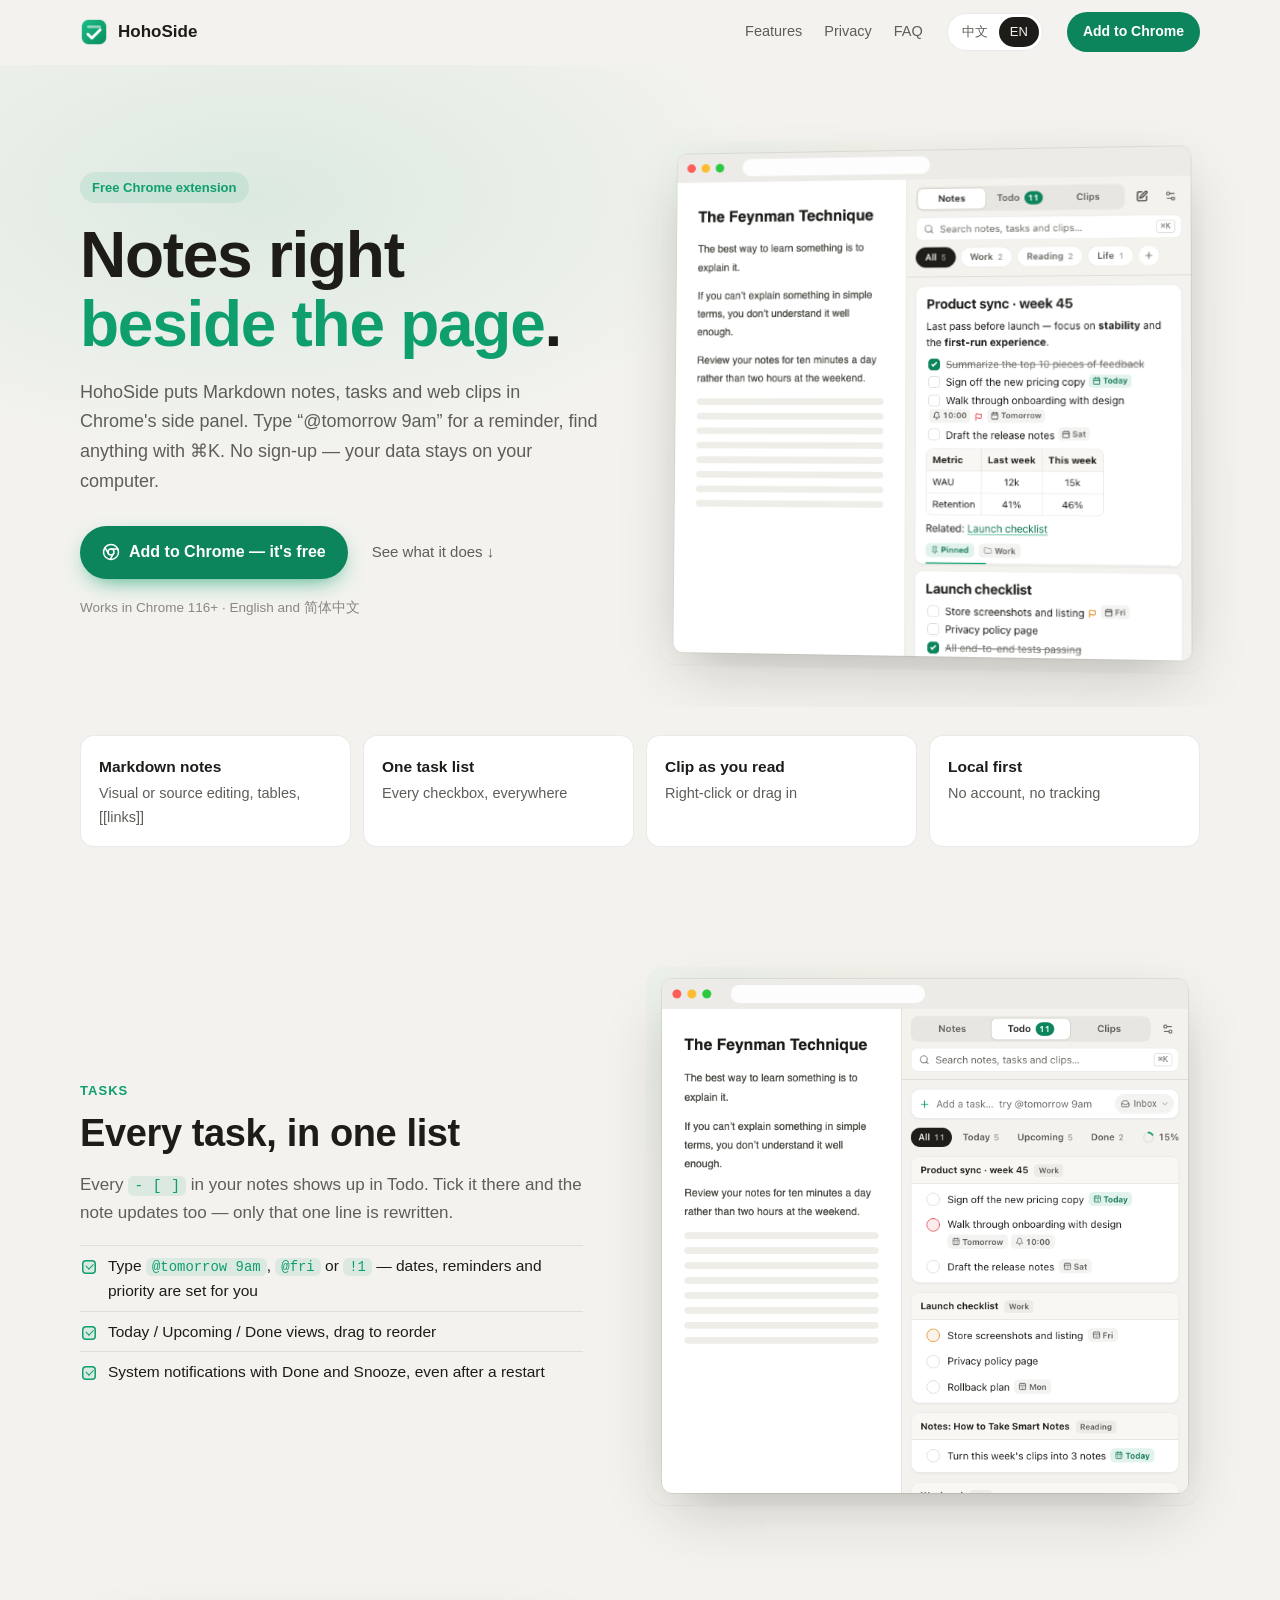
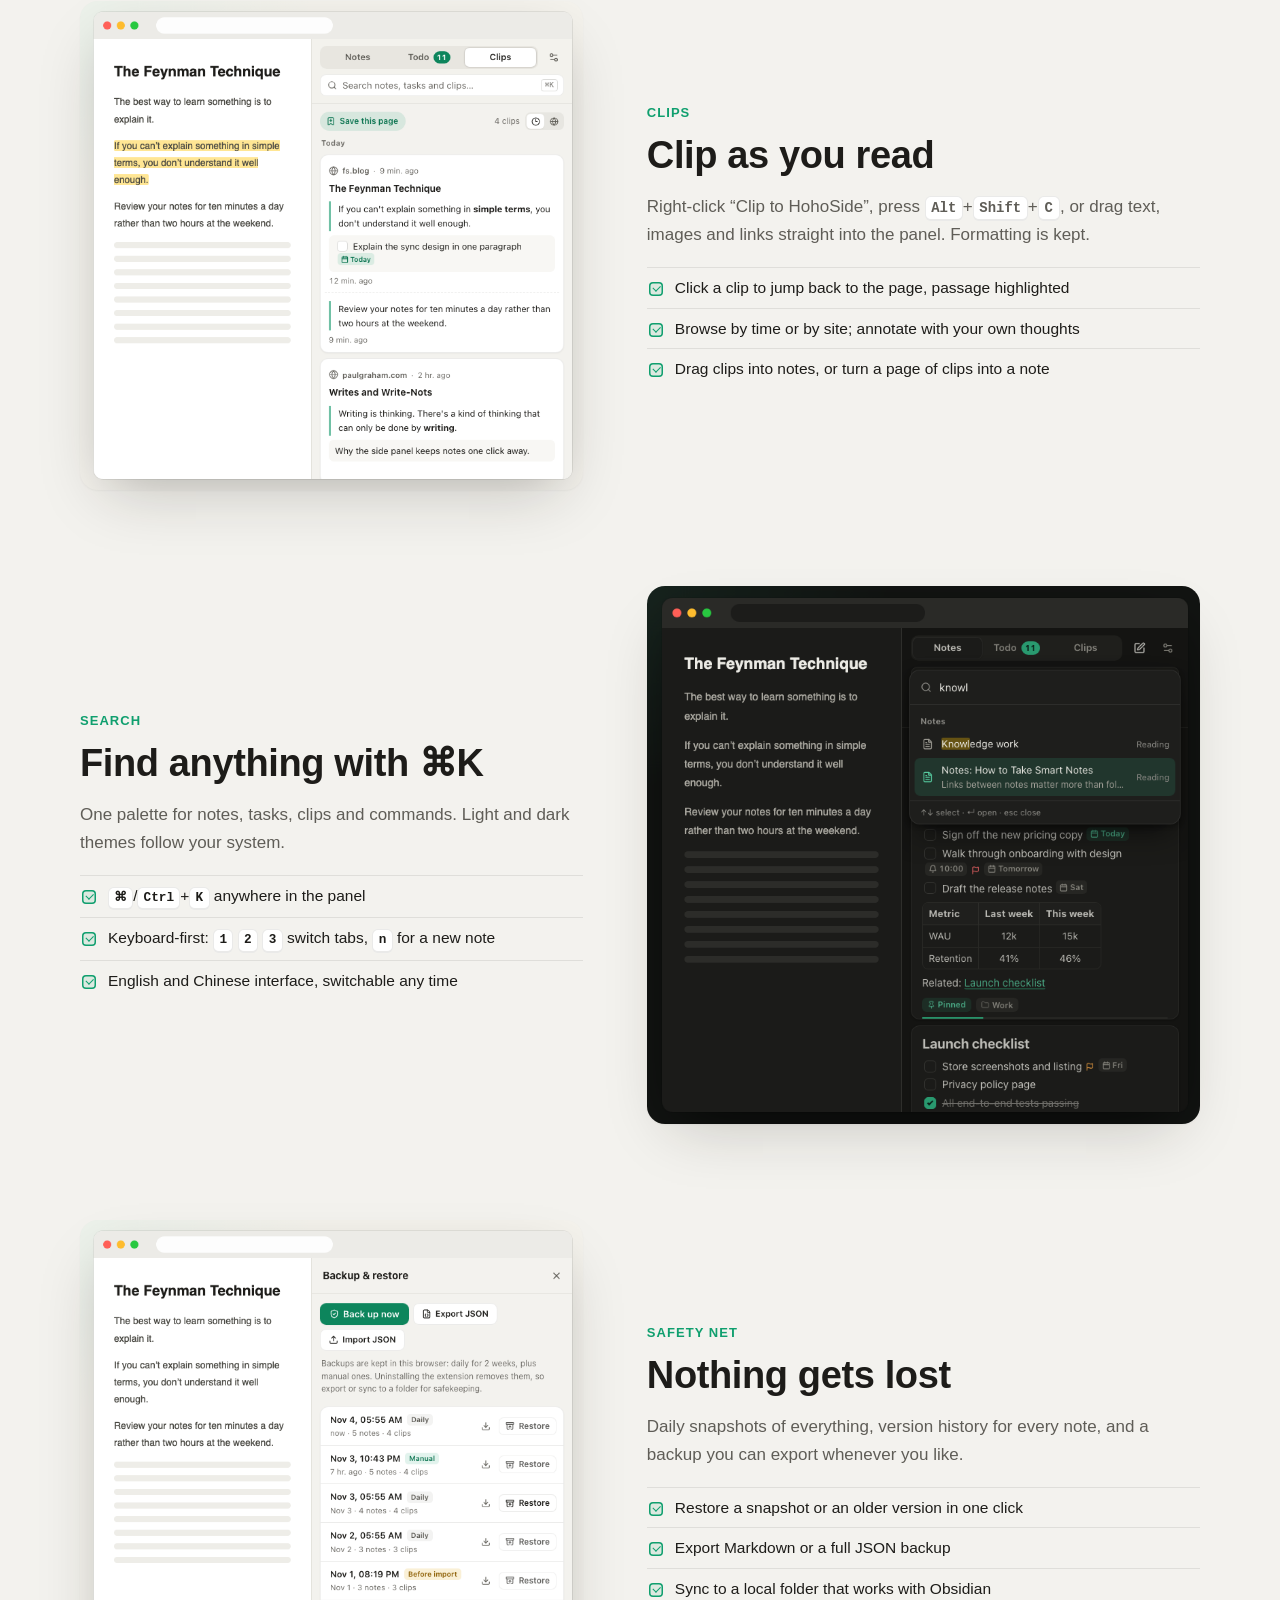
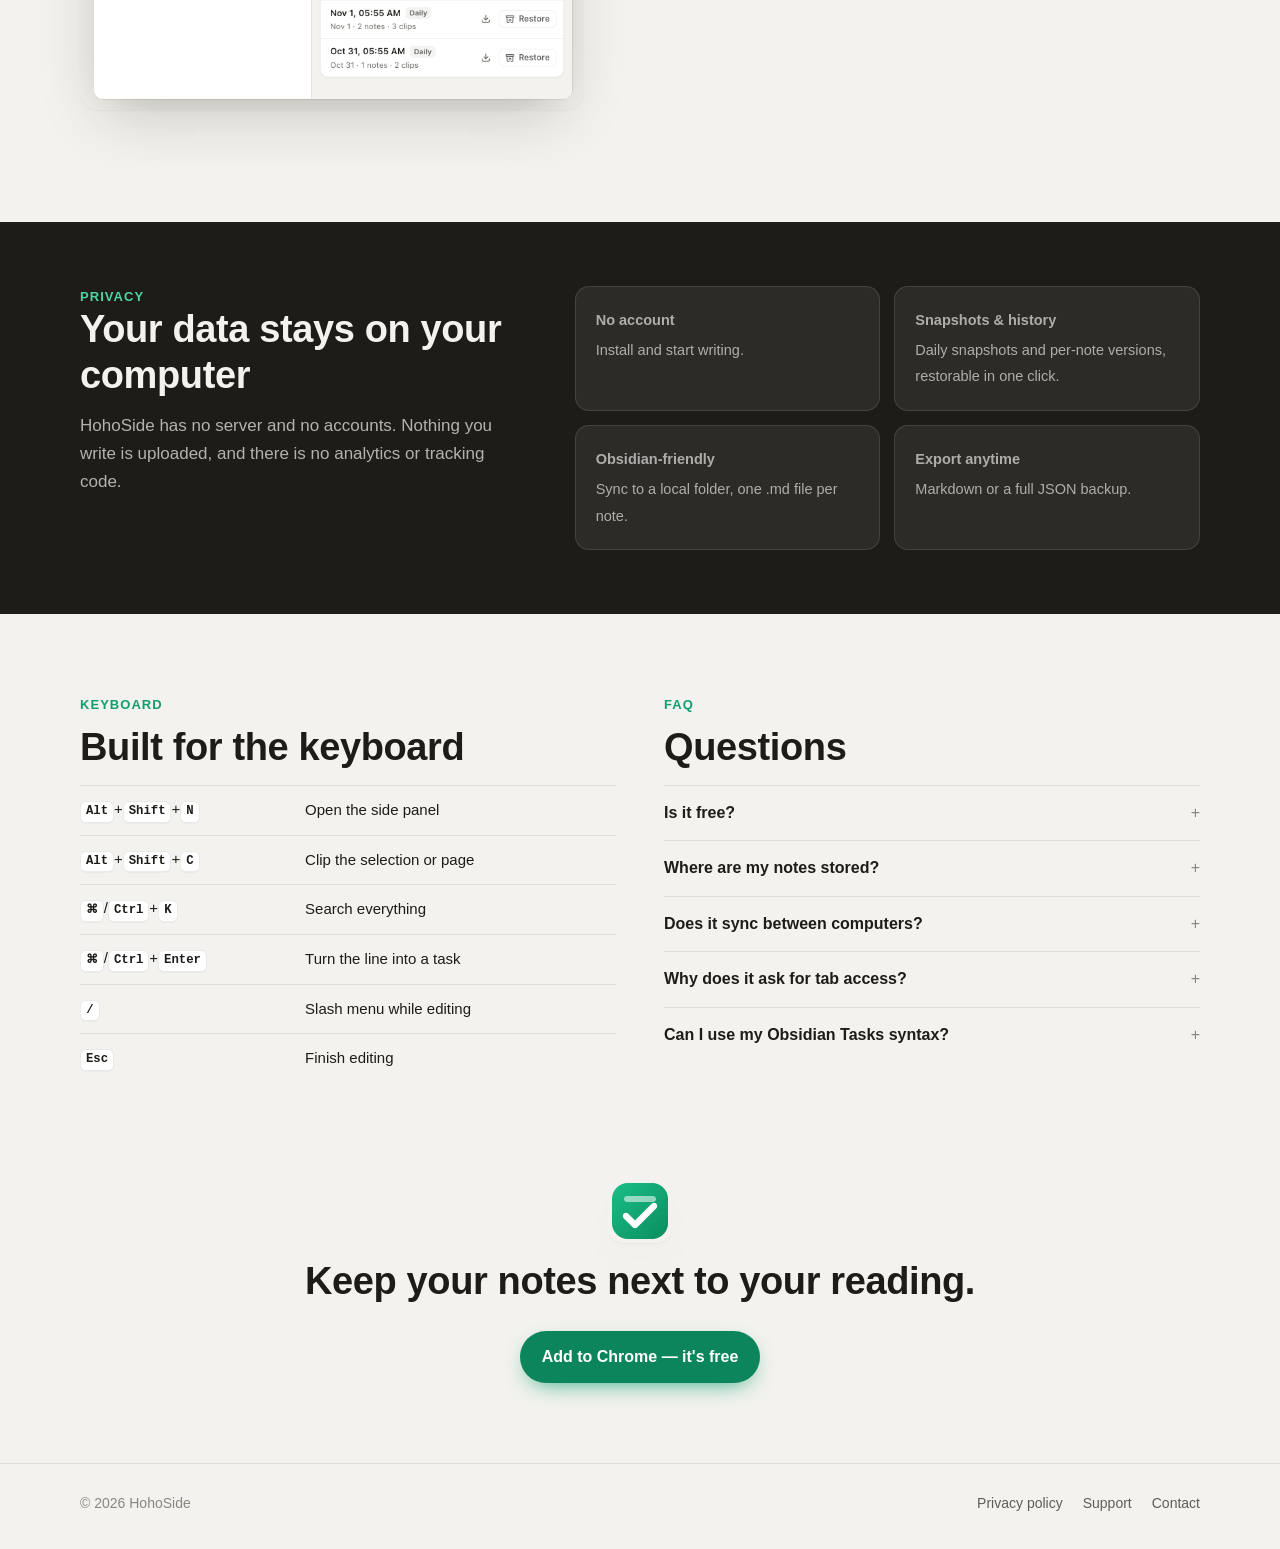
<file: index.html>
<!doctype html>
<html lang="en">
<head>
  <meta charset="utf-8">
  <meta name="viewport" content="width=device-width, initial-scale=1">
  <title>HohoSide — Notes, Tasks &amp; Clips in your side panel</title>
  <meta name="title-en" content="HohoSide — Notes, Tasks &amp; Clips in your side panel">
  <meta name="title-zh" content="HohoSide — 侧边栏里的笔记、待办与摘录">
  <meta name="description" content="Markdown notes, tasks and web clips in Chrome's side panel. Plain-language reminders, ⌘K search, and your data stays on your computer.">
  <meta name="description-en" content="Markdown notes, tasks and web clips in Chrome's side panel. Plain-language reminders, ⌘K search, and your data stays on your computer.">
  <meta name="description-zh" content="Chrome 侧边栏里的 Markdown 笔记、待办与网页摘录。用一句话设提醒，⌘K 找回一切，数据只留在你的电脑上。">
  <meta property="og:title" content="HohoSide — Notes, Tasks &amp; Clips">
  <meta property="og:description" content="Markdown notes, tasks and web clips in Chrome's side panel. No sign-up, all local.">
  <meta property="og:image" content="https://hoho-work.github.io/hohoside/assets/og.png">
  <meta property="og:type" content="website">
  <meta name="twitter:card" content="summary_large_image">
  <link rel="icon" href="assets/favicon.png">
  <link rel="stylesheet" href="assets/site.css">
  <script>
    // Pick the language before first paint so nothing flashes.
    (function () {
      var q = new URLSearchParams(location.search).get('lang'), s = null, l = 'en';
      try { s = localStorage.getItem('hohoside-lang'); } catch (e) {}
      if (q === 'zh' || q === 'en') l = q;
      else if (s === 'zh' || s === 'en') l = s;
      else {
        var ls = navigator.languages || [navigator.language || 'en'];
        for (var i = 0; i < ls.length; i++) {
          var x = String(ls[i]).toLowerCase();
          if (x.indexOf('zh') === 0) { l = 'zh'; break; }
          if (x.indexOf('en') === 0) break;
        }
      }
      document.documentElement.lang = l === 'zh' ? 'zh-CN' : 'en';
    })();
  </script>
  <script src="assets/site.js" defer></script>
</head>
<body>
  <header class="top">
    <div class="wrap">
      <a class="brand" href="./"><img src="assets/icon.png" alt="">HohoSide</a>
      <nav class="nav">
        <a href="#features"><span data-en>Features</span><span data-zh>功能</span></a>
        <a href="#privacy"><span data-en>Privacy</span><span data-zh>隐私</span></a>
        <a href="#faq"><span data-en>FAQ</span><span data-zh>常见问题</span></a>
      </nav>
      <div class="lang" role="group" aria-label="Language">
        <button type="button" data-lang="zh" aria-pressed="false">中文</button>
        <button type="button" data-lang="en" aria-pressed="false">EN</button>
      </div>
      <a class="btn small" href="https://chromewebstore.google.com/detail/anadoinlkblfpgfagjnnldinfkdjnnfc">
        <span data-en>Add to Chrome</span><span data-zh>添加到 Chrome</span>
      </a>
    </div>
  </header>

  <main>
    <section class="hero">
      <div class="wrap">
        <div>
          <span class="eyebrow">
            <span data-en>Free Chrome extension</span><span data-zh>免费的 Chrome 扩展</span>
          </span>
          <h1>
            <span data-en>Notes right <em>beside the page</em>.</span>
            <span data-zh>边看网页，<br><em>边记下来</em>。</span>
          </h1>
          <p class="lead">
            <span data-en>HohoSide puts Markdown notes, tasks and web clips in Chrome's side panel. Type “@tomorrow 9am” for a reminder, find anything with ⌘K. No sign-up — your data stays on your computer.</span>
            <span data-zh>HohoSide 把 Markdown 笔记、待办和网页摘录放进 Chrome 侧边栏。打一句「@明天 9点」就设好提醒，⌘K 一秒找回。不用注册，数据只留在你的电脑上。</span>
          </p>
          <div class="cta">
            <a class="btn" href="https://chromewebstore.google.com/detail/anadoinlkblfpgfagjnnldinfkdjnnfc">
              <svg viewBox="0 0 24 24" fill="none" stroke="currentColor" stroke-width="2" stroke-linecap="round" stroke-linejoin="round" aria-hidden="true"><circle cx="12" cy="12" r="10"/><circle cx="12" cy="12" r="4"/><path d="M21.17 8H12M3.95 6.06 8.54 14M10.88 21.94 15.46 14"/></svg>
              <span data-en>Add to Chrome — it's free</span><span data-zh>免费添加到 Chrome</span>
            </a>
            <a class="ghost" href="#features"><span data-en>See what it does ↓</span><span data-zh>看看它能做什么 ↓</span></a>
          </div>
          <p class="note">
            <span data-en>Works in Chrome 116+ · English and 简体中文</span>
            <span data-zh>支持 Chrome 116 及以上 · 中文 / English 界面</span>
          </p>
        </div>
        <img class="shot" src="assets/en-1.png" data-src-en="assets/en-1.png" data-src-zh="assets/zh-1.png" width="740" height="720" alt="HohoSide side panel beside a web page">
      </div>
    </section>

    <section class="strip">
      <div class="wrap">
        <ul>
          <li class="reveal"><b><span data-en>Markdown notes</span><span data-zh>Markdown 笔记</span></b><span data-en>Visual or source editing, tables, [[links]]</span><span data-zh>所见即所得或源码，表格、双向链接</span></li>
          <li class="reveal"><b><span data-en>One task list</span><span data-zh>待办一处汇总</span></b><span data-en>Every checkbox, everywhere</span><span data-zh>笔记里的复选框全在这</span></li>
          <li class="reveal"><b><span data-en>Clip as you read</span><span data-zh>边读边摘</span></b><span data-en>Right-click or drag in</span><span data-zh>右键或直接拖进来</span></li>
          <li class="reveal"><b><span data-en>Local first</span><span data-zh>数据在本地</span></b><span data-en>No account, no tracking</span><span data-zh>无账号，无追踪</span></li>
        </ul>
      </div>
    </section>

    <section class="features" id="features">
      <div class="wrap">
        <article class="feature">
          <div class="copy reveal">
            <div class="kicker"><span data-en>Tasks</span><span data-zh>待办</span></div>
            <h2><span data-en>Every task, in one list</span><span data-zh>所有任务，一个清单</span></h2>
            <p><span data-en>Every <code>- [ ]</code> in your notes shows up in Todo. Tick it there and the note updates too — only that one line is rewritten.</span><span data-zh>笔记里每一个 <code>- [ ]</code> 都会出现在待办页。在待办里勾选，原笔记同步更新，只改那一行。</span></p>
            <ul>
              <li><span data-en>Type <code>@tomorrow 9am</code>, <code>@fri</code> or <code>!1</code> — dates, reminders and priority are set for you</span><span data-zh>直接写 <code>@明天 9点</code>、<code>@周五</code>、<code>!1</code>，日期、提醒和优先级自动设好</span></li>
              <li><span data-en>Today / Upcoming / Done views, drag to reorder</span><span data-zh>今天 / 计划 / 已完成视图，可拖动排序</span></li>
              <li><span data-en>System notifications with Done and Snooze, even after a restart</span><span data-zh>到点系统通知，可「完成」或「稍后提醒」，重启浏览器也会补发</span></li>
            </ul>
          </div>
          <img class="shot reveal" src="assets/en-2.png" data-src-en="assets/en-2.png" data-src-zh="assets/zh-2.png" width="740" height="720" loading="lazy" alt="">
        </article>

        <article class="feature">
          <div class="copy reveal">
            <div class="kicker"><span data-en>Clips</span><span data-zh>摘录</span></div>
            <h2><span data-en>Clip as you read</span><span data-zh>边读边摘</span></h2>
            <p><span data-en>Right-click “Clip to HohoSide”, press <kbd>Alt</kbd>+<kbd>Shift</kbd>+<kbd>C</kbd>, or drag text, images and links straight into the panel. Formatting is kept.</span><span data-zh>右键「摘录到 HohoSide」、按 <kbd>Alt</kbd>+<kbd>Shift</kbd>+<kbd>C</kbd>，或者把文字、图片、链接直接拖进侧边栏，格式原样保留。</span></p>
            <ul>
              <li><span data-en>Click a clip to jump back to the page, passage highlighted</span><span data-zh>点一下摘录，回到原网页并高亮那段文字</span></li>
              <li><span data-en>Browse by time or by site; annotate with your own thoughts</span><span data-zh>按时间或按站点浏览，可以写批注</span></li>
              <li><span data-en>Drag clips into notes, or turn a page of clips into a note</span><span data-zh>摘录可以拖进笔记，或把一页摘录整理成笔记</span></li>
            </ul>
          </div>
          <img class="shot reveal" src="assets/en-3.png" data-src-en="assets/en-3.png" data-src-zh="assets/zh-3.png" width="740" height="720" loading="lazy" alt="">
        </article>

        <article class="feature">
          <div class="copy reveal">
            <div class="kicker"><span data-en>Search</span><span data-zh>搜索</span></div>
            <h2><span data-en>Find anything with ⌘K</span><span data-zh>⌘K，找什么都快</span></h2>
            <p><span data-en>One palette for notes, tasks, clips and commands. Light and dark themes follow your system.</span><span data-zh>一个面板搜笔记、任务、摘录和命令，支持拼音首字母。浅色、深色主题跟随系统。</span></p>
            <ul>
              <li><span data-en><kbd>⌘</kbd>/<kbd>Ctrl</kbd>+<kbd>K</kbd> anywhere in the panel</span><span data-zh>在面板任意位置按 <kbd>⌘</kbd>/<kbd>Ctrl</kbd>+<kbd>K</kbd></span></li>
              <li><span data-en>Keyboard-first: <kbd>1</kbd> <kbd>2</kbd> <kbd>3</kbd> switch tabs, <kbd>n</kbd> for a new note</span><span data-zh>键盘优先：<kbd>1</kbd> <kbd>2</kbd> <kbd>3</kbd> 切换页面，<kbd>n</kbd> 新建笔记</span></li>
              <li><span data-en>English and Chinese interface, switchable any time</span><span data-zh>中文 / English 界面，随时切换</span></li>
            </ul>
          </div>
          <img class="shot reveal" src="assets/en-4.png" data-src-en="assets/en-4.png" data-src-zh="assets/zh-4.png" width="740" height="720" loading="lazy" alt="">
        </article>
        <article class="feature">
          <div class="copy reveal">
            <div class="kicker"><span data-en>Safety net</span><span data-zh>安心</span></div>
            <h2><span data-en>Nothing gets lost</span><span data-zh>写下的东西不会丢</span></h2>
            <p><span data-en>Daily snapshots of everything, version history for every note, and a backup you can export whenever you like.</span><span data-zh>每天自动给所有内容拍快照，每篇笔记都有历史版本，随时可以导出备份。</span></p>
            <ul>
              <li><span data-en>Restore a snapshot or an older version in one click</span><span data-zh>一键恢复快照或旧版本</span></li>
              <li><span data-en>Export Markdown or a full JSON backup</span><span data-zh>导出 Markdown 或完整 JSON 备份</span></li>
              <li><span data-en>Sync to a local folder that works with Obsidian</span><span data-zh>同步到本地文件夹，与 Obsidian 兼容</span></li>
            </ul>
          </div>
          <img class="shot reveal" src="assets/en-5.png" data-src-en="assets/en-5.png" data-src-zh="assets/zh-5.png" width="740" height="720" loading="lazy" alt="">
        </article>
      </div>
    </section>

    <section class="band" id="privacy">
      <div class="wrap">
        <div class="reveal">
          <div class="kicker"><span data-en>Privacy</span><span data-zh>隐私</span></div>
          <h2><span data-en>Your data stays on your computer</span><span data-zh>数据只在你的电脑上</span></h2>
          <p><span data-en>HohoSide has no server and no accounts. Nothing you write is uploaded, and there is no analytics or tracking code.</span><span data-zh>HohoSide 没有服务器，也不需要账号。你写下的内容不会上传，扩展里没有任何统计或追踪代码。</span></p>
        </div>
        <div class="facts reveal">
          <div><b><span data-en>No account</span><span data-zh>无需账号</span></b><span data-en>Install and start writing.</span><span data-zh>装上就能用。</span></div>
          <div><b><span data-en>Snapshots &amp; history</span><span data-zh>快照与历史版本</span></b><span data-en>Daily snapshots and per-note versions, restorable in one click.</span><span data-zh>每日自动快照、每篇笔记的历史版本，一键恢复。</span></div>
          <div><b><span data-en>Obsidian-friendly</span><span data-zh>兼容 Obsidian</span></b><span data-en>Sync to a local folder, one .md file per note.</span><span data-zh>同步到本地文件夹，一篇笔记一个 .md 文件。</span></div>
          <div><b><span data-en>Export anytime</span><span data-zh>随时导出</span></b><span data-en>Markdown or a full JSON backup.</span><span data-zh>Markdown 或完整的 JSON 备份。</span></div>
        </div>
      </div>
    </section>

    <section>
      <div class="wrap split">
        <div class="reveal">
          <div class="kicker"><span data-en>Keyboard</span><span data-zh>快捷键</span></div>
          <h2><span data-en>Built for the keyboard</span><span data-zh>为键盘而设计</span></h2>
          <table class="keys">
            <tr><td><kbd>Alt</kbd>+<kbd>Shift</kbd>+<kbd>N</kbd></td><td><span data-en>Open the side panel</span><span data-zh>打开侧边栏</span></td></tr>
            <tr><td><kbd>Alt</kbd>+<kbd>Shift</kbd>+<kbd>C</kbd></td><td><span data-en>Clip the selection or page</span><span data-zh>摘录选中内容或整页</span></td></tr>
            <tr><td><kbd>⌘</kbd>/<kbd>Ctrl</kbd>+<kbd>K</kbd></td><td><span data-en>Search everything</span><span data-zh>搜索一切</span></td></tr>
            <tr><td><kbd>⌘</kbd>/<kbd>Ctrl</kbd>+<kbd>Enter</kbd></td><td><span data-en>Turn the line into a task</span><span data-zh>把当前行变成任务</span></td></tr>
            <tr><td><kbd>/</kbd> <span data-zh>或 <kbd>、</kbd></span></td><td><span data-en>Slash menu while editing</span><span data-zh>编辑时打开插入菜单</span></td></tr>
            <tr><td><kbd>Esc</kbd></td><td><span data-en>Finish editing</span><span data-zh>完成编辑</span></td></tr>
          </table>
        </div>
        <div class="reveal" id="faq">
          <div class="kicker">FAQ</div>
          <h2><span data-en>Questions</span><span data-zh>常见问题</span></h2>
          <details>
            <summary><span data-en>Is it free?</span><span data-zh>收费吗？</span></summary>
            <p><span data-en>Yes. HohoSide is free to use, with no ads and no sign-up.</span><span data-zh>不收费。HohoSide 可以免费使用，没有广告，也不用注册。</span></p>
          </details>
          <details>
            <summary><span data-en>Where are my notes stored?</span><span data-zh>笔记存在哪里？</span></summary>
            <p><span data-en>In your browser's local storage on this computer. Optionally, HohoSide can also write each note as a Markdown file to a folder you choose.</span><span data-zh>存在这台电脑的浏览器本地存储里。你也可以让它把每篇笔记写成 Markdown 文件，存到你指定的文件夹。</span></p>
          </details>
          <details>
            <summary><span data-en>Does it sync between computers?</span><span data-zh>能在多台电脑之间同步吗？</span></summary>
            <p><span data-en>Not yet — today nothing leaves your computer. In the meantime, point folder sync at a folder you already sync (iCloud Drive, Dropbox, an Obsidian vault) to read your notes elsewhere.</span><span data-zh>目前还不能，现在数据不会离开你的电脑。暂时可以把「同步到文件夹」指向你已在同步的目录（iCloud、Dropbox、Obsidian 库），在别处查看笔记。</span></p>
          </details>
          <details>
            <summary><span data-en>Why does it ask for tab access?</span><span data-zh>为什么要读取标签页的权限？</span></summary>
            <p><span data-en>Only when you first use a feature that needs it — saving the current page or dragging in a clip — so the clip can keep its source. You can decline or revoke it at any time.</span><span data-zh>只有第一次用到「保存当前页」或拖入摘录时才会请求，用来记下摘录的来源网页。可以拒绝，也能随时撤销。</span></p>
          </details>
          <details>
            <summary><span data-en>Can I use my Obsidian Tasks syntax?</span><span data-zh>支持 Obsidian Tasks 的写法吗？</span></summary>
            <p><span data-en>Yes. Dates, reminders and priorities use the same emoji metadata, e.g. <code>📅 2026-11-05</code> and <code>⏫</code>.</span><span data-zh>支持。日期、提醒和优先级使用相同的 emoji 写法，例如 <code>📅 2026-11-05</code>、<code>⏫</code>。</span></p>
          </details>
        </div>
      </div>
    </section>

    <section class="final">
      <div class="wrap reveal">
        <img src="assets/icon.png" alt="">
        <h2><span data-en>Keep your notes next to your reading.</span><span data-zh>让笔记就在网页旁边。</span></h2>
        <a class="btn" href="https://chromewebstore.google.com/detail/anadoinlkblfpgfagjnnldinfkdjnnfc">
          <span data-en>Add to Chrome — it's free</span><span data-zh>免费添加到 Chrome</span>
        </a>
      </div>
    </section>
  </main>

  <footer>
    <div class="wrap">
      <span>© 2026 HohoSide</span>
      <nav>
        <a href="privacy.html"><span data-en>Privacy policy</span><span data-zh>隐私政策</span></a>
        <a href="https://github.com/hoho-work/hohoside/issues"><span data-en>Support</span><span data-zh>反馈与支持</span></a>
        <a href="mailto:ryan.tian.cn@gmail.com"><span data-en>Contact</span><span data-zh>联系</span></a>
      </nav>
    </div>
  </footer>
</body>
</html>
</file>
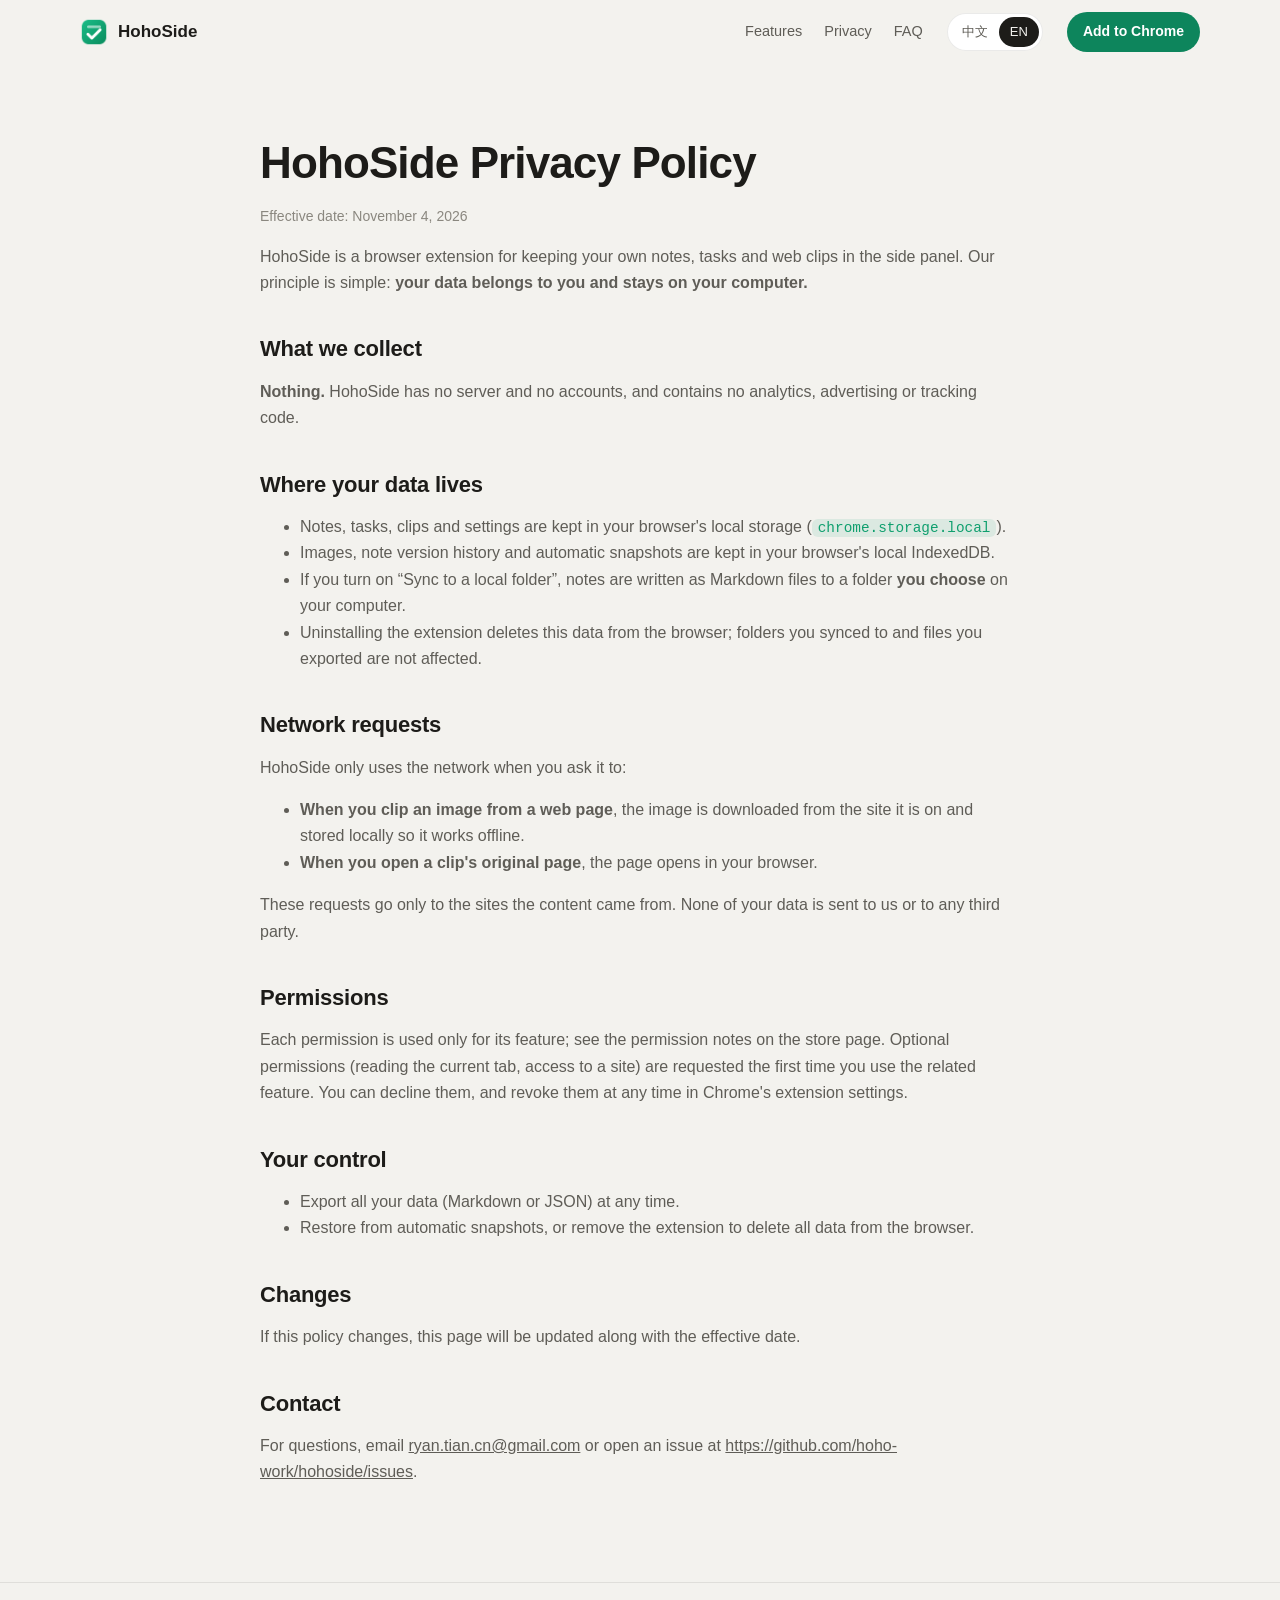
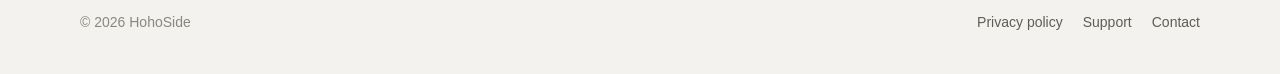
<file: privacy.html>
<!doctype html>
<html lang="en">
<head>
  <meta charset="utf-8">
  <meta name="viewport" content="width=device-width, initial-scale=1">
  <title>Privacy Policy — HohoSide</title>
  <meta name="title-en" content="Privacy Policy — HohoSide">
  <meta name="title-zh" content="隐私政策 — HohoSide">
  <meta name="description" content="Markdown notes, tasks and web clips in Chrome's side panel. Plain-language reminders, ⌘K search, and your data stays on your computer.">
  <meta name="description-en" content="Markdown notes, tasks and web clips in Chrome's side panel. Plain-language reminders, ⌘K search, and your data stays on your computer.">
  <meta name="description-zh" content="Chrome 侧边栏里的 Markdown 笔记、待办与网页摘录。用一句话设提醒，⌘K 找回一切，数据只留在你的电脑上。">
  <meta property="og:title" content="HohoSide — Notes, Tasks &amp; Clips">
  <meta property="og:description" content="Markdown notes, tasks and web clips in Chrome's side panel. No sign-up, all local.">
  <meta property="og:image" content="https://hoho-work.github.io/hohoside/assets/og.png">
  <meta property="og:type" content="website">
  <meta name="twitter:card" content="summary_large_image">
  <link rel="icon" href="assets/favicon.png">
  <link rel="stylesheet" href="assets/site.css">
  <script>
    // Pick the language before first paint so nothing flashes.
    (function () {
      var q = new URLSearchParams(location.search).get('lang'), s = null, l = 'en';
      try { s = localStorage.getItem('hohoside-lang'); } catch (e) {}
      if (q === 'zh' || q === 'en') l = q;
      else if (s === 'zh' || s === 'en') l = s;
      else {
        var ls = navigator.languages || [navigator.language || 'en'];
        for (var i = 0; i < ls.length; i++) {
          var x = String(ls[i]).toLowerCase();
          if (x.indexOf('zh') === 0) { l = 'zh'; break; }
          if (x.indexOf('en') === 0) break;
        }
      }
      document.documentElement.lang = l === 'zh' ? 'zh-CN' : 'en';
    })();
  </script>
  <script src="assets/site.js" defer></script>
</head>
<body>
  <header class="top">
    <div class="wrap">
      <a class="brand" href="./"><img src="assets/icon.png" alt="">HohoSide</a>
      <nav class="nav">
        <a href="./#features"><span data-en>Features</span><span data-zh>功能</span></a>
        <a href="./#privacy"><span data-en>Privacy</span><span data-zh>隐私</span></a>
        <a href="./#faq"><span data-en>FAQ</span><span data-zh>常见问题</span></a>
      </nav>
      <div class="lang" role="group" aria-label="Language">
        <button type="button" data-lang="zh" aria-pressed="false">中文</button>
        <button type="button" data-lang="en" aria-pressed="false">EN</button>
      </div>
      <a class="btn small" href="https://chromewebstore.google.com/detail/anadoinlkblfpgfagjnnldinfkdjnnfc">
        <span data-en>Add to Chrome</span><span data-zh>添加到 Chrome</span>
      </a>
    </div>
  </header>

  <main class="wrap article">
  <div data-en>
    <h1>HohoSide Privacy Policy</h1>
    <p class="date">Effective date: November 4, 2026</p>
<p>HohoSide is a browser extension for keeping your own notes, tasks and web clips in the side panel. Our principle is simple: <strong>your data belongs to you and stays on your computer.</strong></p>
<h2>What we collect</h2>
<p><strong>Nothing.</strong> HohoSide has no server and no accounts, and contains no analytics, advertising or tracking code.</p>
<h2>Where your data lives</h2>
<ul>
<li>Notes, tasks, clips and settings are kept in your browser's local storage (<code>chrome.storage.local</code>).</li>
<li>Images, note version history and automatic snapshots are kept in your browser's local IndexedDB.</li>
<li>If you turn on “Sync to a local folder”, notes are written as Markdown files to a folder <strong>you choose</strong> on your computer.</li>
<li>Uninstalling the extension deletes this data from the browser; folders you synced to and files you exported are not affected.</li>
</ul>
<h2>Network requests</h2>
<p>HohoSide only uses the network when you ask it to:</p>
<ul>
<li><strong>When you clip an image from a web page</strong>, the image is downloaded from the site it is on and stored locally so it works offline.</li>
<li><strong>When you open a clip's original page</strong>, the page opens in your browser.</li>
</ul>
<p>These requests go only to the sites the content came from. None of your data is sent to us or to any third party.</p>
<h2>Permissions</h2>
<p>Each permission is used only for its feature; see the permission notes on the store page. Optional permissions (reading the current tab, access to a site) are requested the first time you use the related feature. You can decline them, and revoke them at any time in Chrome's extension settings.</p>
<h2>Your control</h2>
<ul>
<li>Export all your data (Markdown or JSON) at any time.</li>
<li>Restore from automatic snapshots, or remove the extension to delete all data from the browser.</li>
</ul>
<h2>Changes</h2>
<p>If this policy changes, this page will be updated along with the effective date.</p>
<h2>Contact</h2>
<p>For questions, email <a href="mailto:ryan.tian.cn@gmail.com">ryan.tian.cn@gmail.com</a> or open an issue at <a href="https://github.com/hoho-work/hohoside/issues">https://github.com/hoho-work/hohoside/issues</a>.</p>

  </div>
  <div data-zh>
    <h1>HohoSide 隐私政策</h1>
    <p class="date">生效日期：2026 年 11 月 4 日</p>
<p>HohoSide 是一个浏览器扩展，用来在侧边栏里记录你自己的笔记、待办和网页摘录。我们的原则很简单：<strong>你的数据只属于你，只存在你的电脑上。</strong></p>
<h2>我们收集什么</h2>
<p><strong>什么都不收集。</strong> HohoSide 没有服务器，不需要账号，不包含任何统计、分析、广告或追踪代码。</p>
<h2>数据存在哪里</h2>
<ul>
<li>笔记、待办、摘录和设置保存在你的浏览器本地存储（<code>chrome.storage.local</code>）中。</li>
<li>图片、笔记的历史版本和自动快照保存在浏览器本地的 IndexedDB 中。</li>
<li>如果你开启了「同步到本地文件夹」，笔记会以 Markdown 文件写入<strong>你自己选择的</strong>电脑文件夹。</li>
<li>卸载扩展会删除浏览器中的这些数据；同步到文件夹或导出的文件不受影响。</li>
</ul>
<h2>网络请求</h2>
<p>HohoSide 只在以下由你主动触发的情况下访问网络：</p>
<ul>
<li><strong>摘录网页图片时</strong>：从图片所在的网站下载这张图片并保存在本机，以便离线查看。</li>
<li><strong>打开摘录的原网页时</strong>：在浏览器中打开该网页。</li>
</ul>
<p>这些请求只发往内容本来所在的网站，不会把你的任何数据发送给我们或第三方。</p>
<h2>权限</h2>
<p>每项权限都只用于其功能本身，具体见商店页面的权限说明。可选权限（读取当前标签页、访问某个网站）只在你第一次使用相关功能时请求，你可以拒绝，也可以随时在 Chrome 的扩展设置中撤销。</p>
<h2>你的控制权</h2>
<ul>
<li>随时导出全部数据（Markdown 或 JSON）。</li>
<li>随时从自动快照恢复，或删除扩展以清除浏览器中的所有数据。</li>
</ul>
<h2>变更</h2>
<p>如本政策有变化，会在此页面更新并修改生效日期。</p>
<h2>联系</h2>
<p>如有问题，请发邮件至 <a href="mailto:ryan.tian.cn@gmail.com">ryan.tian.cn@gmail.com</a>，或在 <a href="https://github.com/hoho-work/hohoside/issues">https://github.com/hoho-work/hohoside/issues</a> 提交反馈。</p>

  </div>
</main>
<footer>
    <div class="wrap">
      <span>© 2026 HohoSide</span>
      <nav>
        <a href="privacy.html"><span data-en>Privacy policy</span><span data-zh>隐私政策</span></a>
        <a href="https://github.com/hoho-work/hohoside/issues"><span data-en>Support</span><span data-zh>反馈与支持</span></a>
        <a href="mailto:ryan.tian.cn@gmail.com"><span data-en>Contact</span><span data-zh>联系</span></a>
      </nav>
    </div>
  </footer>
</body>
</html>
</file>
<file: assets/site.css>
:root {
  --bg: #f3f2ee;
  --surface: #ffffff;
  --ink: #1d1c19;
  --muted: #5f5d57;
  --faint: #8a877f;
  --border: rgba(30, 28, 20, 0.09);
  --accent: #0f9f6e;
  --accent-solid: #0d855c;
  --accent-soft: rgba(15, 159, 110, 0.1);
  --on-accent: #ffffff;
  --shadow: 0 1px 2px rgba(30, 28, 20, 0.04), 0 24px 60px -24px rgba(30, 28, 20, 0.22);
  --radius: 18px;
  --wrap: 1120px;
  color-scheme: light;
}

@media (prefers-color-scheme: dark) {
  :root {
    --bg: #141413;
    --surface: #1e1e1c;
    --ink: #ecebe6;
    --muted: #a3a199;
    --faint: #7d7b74;
    --border: rgba(255, 255, 250, 0.08);
    --accent: #2fbf8b;
    --accent-solid: #2fbf8b;
    --accent-soft: rgba(47, 191, 139, 0.12);
    --on-accent: #0c1a14;
    --shadow: 0 1px 2px rgba(0, 0, 0, 0.3), 0 24px 60px -24px rgba(0, 0, 0, 0.6);
    color-scheme: dark;
  }
}

* {
  box-sizing: border-box;
}

html {
  scroll-behavior: smooth;
  -webkit-text-size-adjust: 100%;
}

body {
  margin: 0;
  background: var(--bg);
  color: var(--ink);
  font: 16px/1.65 -apple-system, BlinkMacSystemFont, "Segoe UI", "PingFang SC", "Hiragino Sans GB",
    "Microsoft YaHei", "Noto Sans SC", Roboto, sans-serif;
  -webkit-font-smoothing: antialiased;
}

img {
  display: block;
  max-width: 100%;
  height: auto;
}

a {
  color: inherit;
}

kbd {
  display: inline-block;
  min-width: 1.6em;
  padding: 0 0.4em;
  border: 1px solid var(--border);
  border-bottom-width: 2px;
  border-radius: 6px;
  background: var(--surface);
  font: 600 0.82em/1.6 ui-monospace, SFMono-Regular, Menlo, monospace;
  text-align: center;
}

.wrap {
  width: min(var(--wrap), 100% - 32px);
  margin-inline: auto;
}

/* Language: both texts live in the page; the root class picks one. */
html[lang="zh-CN"] [data-en],
html[lang="en"] [data-zh] {
  display: none !important;
}

/* ---------- header ---------- */

.top {
  position: sticky;
  top: 0;
  z-index: 10;
  background: color-mix(in srgb, var(--bg) 82%, transparent);
  backdrop-filter: saturate(1.4) blur(14px);
  -webkit-backdrop-filter: saturate(1.4) blur(14px);
  border-bottom: 1px solid transparent;
  transition: border-color 0.2s;
}

.top.scrolled {
  border-color: var(--border);
}

.top .wrap {
  display: flex;
  align-items: center;
  gap: 24px;
  height: 64px;
}

.brand {
  display: flex;
  align-items: center;
  gap: 10px;
  font-weight: 700;
  font-size: 17px;
  text-decoration: none;
}

.brand img {
  width: 28px;
  height: 28px;
  border-radius: 7px;
}

.nav {
  display: flex;
  gap: 22px;
  margin-left: auto;
  font-size: 14.5px;
}

.nav a {
  color: var(--muted);
  text-decoration: none;
}

.nav a:hover {
  color: var(--ink);
}

.lang {
  display: inline-flex;
  padding: 3px;
  border-radius: 999px;
  background: var(--surface);
  border: 1px solid var(--border);
}

.lang button {
  border: 0;
  padding: 4px 11px;
  border-radius: 999px;
  background: none;
  color: var(--muted);
  font: inherit;
  font-size: 13px;
  cursor: pointer;
}

.lang button[aria-pressed="true"] {
  background: var(--ink);
  color: var(--bg);
}

.btn {
  display: inline-flex;
  align-items: center;
  gap: 9px;
  padding: 13px 22px;
  border-radius: 999px;
  background: var(--accent-solid);
  color: var(--on-accent);
  font-weight: 650;
  text-decoration: none;
  box-shadow: 0 8px 24px -10px var(--accent);
  transition: transform 0.15s, box-shadow 0.15s;
}

.btn:hover {
  transform: translateY(-1px);
  box-shadow: 0 12px 28px -10px var(--accent);
}

.btn svg {
  width: 18px;
  height: 18px;
}

.btn.small {
  padding: 8px 16px;
  font-size: 14px;
  box-shadow: none;
}

.ghost {
  color: var(--muted);
  font-size: 15px;
  text-decoration: none;
}

.ghost:hover {
  color: var(--ink);
}

/* ---------- hero ---------- */

.hero {
  position: relative;
  padding: 72px 0 40px;
  overflow: hidden;
}

.hero::before {
  content: "";
  position: absolute;
  inset: -20% 40% auto -20%;
  height: 520px;
  background: radial-gradient(closest-side, var(--accent-soft), transparent);
  pointer-events: none;
}

.hero .wrap {
  position: relative;
  display: grid;
  grid-template-columns: 1fr 1.05fr;
  align-items: center;
  gap: 56px;
}

.eyebrow {
  display: inline-flex;
  align-items: center;
  gap: 8px;
  padding: 5px 12px;
  border-radius: 999px;
  background: var(--accent-soft);
  color: var(--accent);
  font-size: 13px;
  font-weight: 600;
}

h1 {
  margin: 18px 0 18px;
  font-size: clamp(40px, 5.6vw, 64px);
  line-height: 1.08;
  letter-spacing: -0.02em;
}

html[lang="zh-CN"] h1 {
  letter-spacing: 0;
  line-height: 1.18;
}

h1 em {
  font-style: normal;
  color: var(--accent);
}

.lead {
  margin: 0 0 30px;
  max-width: 34em;
  color: var(--muted);
  font-size: 18px;
}

.cta {
  display: flex;
  flex-wrap: wrap;
  align-items: center;
  gap: 18px 24px;
}

.note {
  margin-top: 18px;
  color: var(--faint);
  font-size: 13.5px;
}

.shot {
  border-radius: var(--radius);
  box-shadow: var(--shadow);
  background: var(--surface);
}

.hero .shot {
  transform: perspective(1600px) rotateY(-6deg) rotateX(2deg);
  transition: transform 0.6s cubic-bezier(0.2, 0.8, 0.2, 1);
}

.hero .shot:hover {
  transform: none;
}

/* ---------- strip ---------- */

.strip {
  padding: 28px 0 8px;
}

.strip ul {
  display: grid;
  grid-template-columns: repeat(4, 1fr);
  gap: 12px;
  margin: 0;
  padding: 0;
  list-style: none;
}

.strip li {
  padding: 18px 18px 16px;
  border-radius: 14px;
  background: var(--surface);
  border: 1px solid var(--border);
  font-size: 14.5px;
  color: var(--muted);
}

.strip b {
  display: block;
  margin-bottom: 2px;
  color: var(--ink);
  font-size: 15.5px;
}

/* ---------- features ---------- */

.features {
  padding: 64px 0 24px;
}

.feature {
  display: grid;
  grid-template-columns: 1fr 1.1fr;
  align-items: center;
  gap: 64px;
  padding: 48px 0;
}

.feature:nth-child(even) .copy {
  order: 2;
}

.kicker {
  color: var(--accent);
  font-size: 13px;
  font-weight: 700;
  letter-spacing: 0.08em;
  text-transform: uppercase;
}

h2 {
  margin: 10px 0 14px;
  font-size: clamp(28px, 3.4vw, 38px);
  line-height: 1.2;
  letter-spacing: -0.01em;
}

.copy p {
  margin: 0 0 18px;
  color: var(--muted);
  font-size: 17px;
}

.copy ul {
  margin: 0;
  padding: 0;
  list-style: none;
}

.copy li {
  position: relative;
  padding: 7px 0 7px 28px;
  border-top: 1px solid var(--border);
  font-size: 15.5px;
}

.copy li::before {
  content: "";
  position: absolute;
  left: 2px;
  top: 14px;
  width: 14px;
  height: 14px;
  border-radius: 4px;
  background: var(--accent-soft);
  box-shadow: inset 0 0 0 1.5px var(--accent);
}

.copy li::after {
  content: "";
  position: absolute;
  left: 6px;
  top: 17px;
  width: 6px;
  height: 3.5px;
  border: solid var(--accent);
  border-width: 0 0 1.8px 1.8px;
  transform: rotate(-45deg);
}

code {
  padding: 1px 6px;
  border-radius: 6px;
  background: var(--accent-soft);
  color: var(--accent);
  font: 0.9em ui-monospace, SFMono-Regular, Menlo, monospace;
}

/* ---------- privacy band ---------- */

.band {
  margin: 40px 0;
  padding: 64px 0;
  background: var(--ink);
  color: var(--bg);
}

.band .wrap {
  display: grid;
  grid-template-columns: 1fr 1.4fr;
  gap: 48px;
  align-items: start;
}

.band h2 {
  margin-top: 0;
}

.band .kicker {
  color: #4fd3a2;
}

.band p {
  margin: 0;
  color: color-mix(in srgb, var(--bg) 70%, transparent);
  font-size: 17px;
}

.facts {
  display: grid;
  grid-template-columns: repeat(2, 1fr);
  gap: 14px;
}

.facts div {
  padding: 20px;
  border-radius: 14px;
  background: color-mix(in srgb, var(--bg) 7%, transparent);
  border: 1px solid color-mix(in srgb, var(--bg) 12%, transparent);
}

.facts b {
  display: block;
  margin-bottom: 4px;
  font-size: 16px;
}

.facts span {
  color: color-mix(in srgb, var(--bg) 66%, transparent);
  font-size: 14.5px;
}

/* ---------- keys + faq ---------- */

.split {
  display: grid;
  grid-template-columns: 1fr 1fr;
  gap: 48px;
  padding: 40px 0 72px;
}

.keys {
  width: 100%;
  border-collapse: collapse;
  font-size: 15px;
}

.keys td {
  padding: 11px 0;
  border-top: 1px solid var(--border);
}

.keys td:first-child {
  width: 42%;
  white-space: nowrap;
}

details {
  border-top: 1px solid var(--border);
  padding: 4px 0;
}

summary {
  padding: 10px 0;
  font-weight: 600;
  cursor: pointer;
  list-style: none;
}

summary::-webkit-details-marker {
  display: none;
}

summary::after {
  content: "+";
  float: right;
  color: var(--faint);
  font-weight: 400;
}

details[open] summary::after {
  content: "–";
}

details p {
  margin: 0 0 14px;
  color: var(--muted);
  font-size: 15.5px;
}

/* ---------- final cta + footer ---------- */

.final {
  padding: 24px 0 80px;
  text-align: center;
}

.final img {
  width: 64px;
  height: 64px;
  margin: 0 auto 16px;
  border-radius: 15px;
  box-shadow: var(--shadow);
}

.final h2 {
  margin-bottom: 26px;
}

footer {
  padding: 28px 0 40px;
  border-top: 1px solid var(--border);
  color: var(--faint);
  font-size: 14px;
}

footer .wrap {
  display: flex;
  flex-wrap: wrap;
  gap: 12px 24px;
  align-items: center;
}

footer nav {
  display: flex;
  gap: 20px;
  margin-left: auto;
}

footer a {
  color: var(--muted);
  text-decoration: none;
}

footer a:hover {
  color: var(--ink);
}

/* ---------- reveal ---------- */

.reveal {
  opacity: 0;
  transform: translateY(18px);
  transition: opacity 0.7s ease, transform 0.7s cubic-bezier(0.2, 0.8, 0.2, 1);
}

.reveal.in {
  opacity: 1;
  transform: none;
}

@media (prefers-reduced-motion: reduce) {
  html {
    scroll-behavior: auto;
  }

  .reveal,
  .hero .shot {
    opacity: 1;
    transform: none;
    transition: none;
  }
}

/* ---------- article (privacy) ---------- */

.article {
  max-width: 760px;
  padding: 56px 0 80px;
}

.article h1 {
  font-size: clamp(32px, 4.5vw, 44px);
}

.article h2 {
  margin-top: 40px;
  font-size: 22px;
}

.article p,
.article li {
  color: var(--muted);
}

.article .date {
  color: var(--faint);
  font-size: 14px;
}

/* ---------- responsive ---------- */

@media (max-width: 900px) {
  .hero .wrap,
  .feature,
  .band .wrap,
  .split {
    grid-template-columns: 1fr;
    gap: 32px;
  }

  .feature:nth-child(even) .copy {
    order: 0;
  }

  .hero {
    padding-top: 40px;
  }

  .hero .shot {
    transform: none;
  }

  .strip ul {
    grid-template-columns: repeat(2, 1fr);
  }

  .nav a {
    display: none;
  }
}

@media (max-width: 520px) {
  .strip ul,
  .facts {
    grid-template-columns: 1fr;
  }

  .top .btn.small {
    display: none;
  }

  .feature {
    padding: 28px 0;
  }
}

/* In dark mode the band stays dark rather than inverting to light. */
@media (prefers-color-scheme: dark) {
  .band {
    background: #0c1a14;
    color: var(--ink);
  }

  .band p,
  .facts span {
    color: var(--muted);
  }

  .facts div {
    background: rgba(255, 255, 250, 0.03);
    border-color: var(--border);
  }
}
</file>
